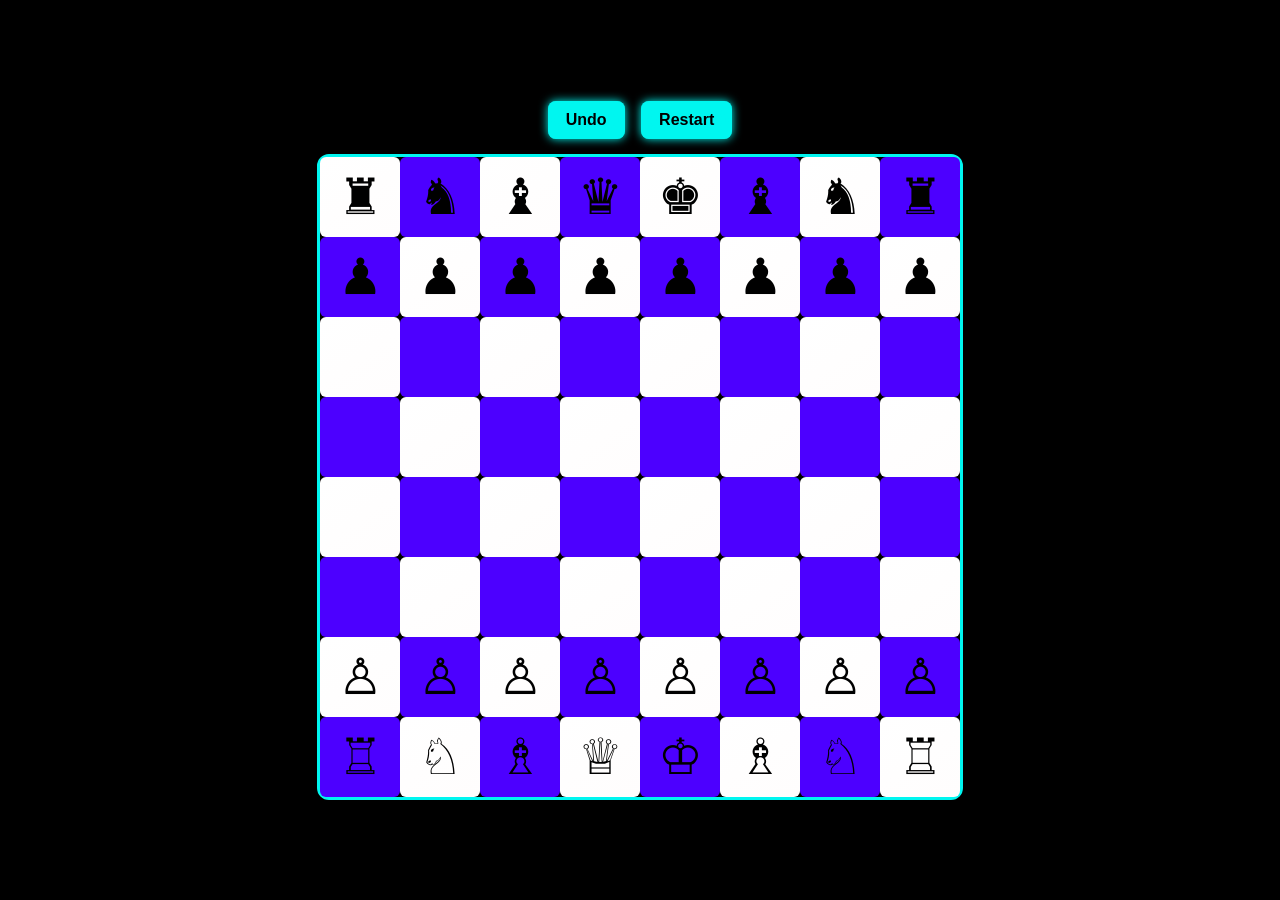
<file: op.html>
<!DOCTYPE html>
<html lang="en">
<head>
<meta charset="UTF-8">
<meta name="viewport" content="width=device-width, initial-scale=1.0">
<title>Chess Game</title>
<link rel="stylesheet" href="style.css">
</head>
<body>

<div id="gameContainer">
<div id="controls">
  <button onclick="undoMove()">Undo</button>
  <button onclick="restartGame()">Restart</button>
</div>
<div id="chessboard"></div>
</div>
<div id="gameOverOverlay"></div>

<script src="funtion.js"></script>

</body>
</html>
</file>
<file: style.css>
/* ==============================
   GLOBAL
============================== */
html, body {
  margin: 0;
  height: 100%;
  background: #000000;
  font-family: 'Segoe UI', Arial, sans-serif;
  overflow: hidden;
  display: flex;
  justify-content: center;
  align-items: center;
}

/* ==============================
   GAME CONTAINER
============================== */
#gameContainer {
  text-align: center;
  perspective: 1000px; /* subtle 3D hover */
}

/* ==============================
   CONTROL BAR
============================== */
#controls {
  margin-bottom: 15px;
}

button {
  padding: 10px 18px;
  margin: 0 6px;
  border: none;
  border-radius: 8px;
  background: #00f6f0;
  color: #000;
  font-weight: bold;
  font-size: 16px;
  cursor: pointer;
  transition: all 0.3s ease;
  box-shadow: 0 0 10px #00f6f0, 0 0 20px #00f6f0 inset;
}
button:hover {
  transform: scale(1.1);
  box-shadow: 0 0 20px #00f6f0, 0 0 40px #00f6f0 77 inset;
}

/* ==============================
   CHESS BOARD
============================== */
#chessboard {
  display: grid;
  grid-template-columns: repeat(8, 80px);
  grid-template-rows: repeat(8, 80px);
  border: 3px solid #00f6f0;
  box-shadow: 0 0 40px #00f6f0 77, 0 10px 30px rgba(0, 0, 0, 0.7);
  border-radius: 12px;
  transition: all 0.3s ease;
}

/* ==============================
   CELLS
============================== */
.cell {
  width: 80px;
  height: 80px;
  display: flex;
  justify-content: center;
  align-items: center;
  font-size: 50px;
  cursor: pointer;
  user-select: none;
  transition: all 0.3s ease;
  border-radius: 6px;
}

.white {
  background: linear-gradient(145deg, #ffffff, #fffdfd);
}
.black {
  background: linear-gradient(145deg, #4c00ff, #4c00ff);
}

/* ==============================
   PIECES COLOR
============================== */
.cell::before {
  content: attr(data-piece);
  transition: all 0.3s ease;
}

.cell[data-piece^="w"]::before {
  color: #00f6f0; /* neon cyan */
  text-shadow: 0 0 8px #00f6f0, 0 0 15px #00f6f0;
}

.cell[data-piece^="b"]::before {
  color: #ff00ff; /* neon magenta */
  text-shadow: 0 0 8px #ff00ff55, 0 0 15px #ff00ff77;
}

/* ==============================
   CELL EFFECTS
============================== */
.selected {
  outline: 3px solid #00f6f0;
  outline-offset: -4px;
  box-shadow: 0 0 15px #00f6f0, inset 0 0 10px #00f6f0;
}

.legal {
  box-shadow: inset 0 0 0 5px rgba(0, 246, 255, 0.5);
}

.hint {
  box-shadow: inset 0 0 10px 3px rgba(0, 246, 255, 0.7);
}

.check {
  background: #ff0044 !important;
  animation: pulseCheck 1s infinite alternate;
}

/* ==============================
   OVERLAY
============================== */
#gameOverOverlay {
  position: fixed;
  inset: 0;
  display: flex;
  justify-content: center;
  align-items: center;
  background: rgba(0, 0, 0, 0.85);
  color: #00f6f0;
  font-size: 60px;
  font-weight: bold;
  opacity: 0;
  pointer-events: none;
  text-shadow: 0 0 15px #00f6f0, 0 0 30px #00f6f0;
}

/* ==============================
   HOVER ANIMATION
============================== */
.cell:hover {
  transform: translateY(-5px) scale(1.05);
  box-shadow: 0 0 20px #00f6f0, inset 0 0 10px #00f6f0;
}

/* ==============================
   CHECK ANIMATION
============================== */
@keyframes pulseCheck {
  0% { box-shadow: 0 0 10px #ff0044, inset 0 0 15px #ff0044aa; }
  100% { box-shadow: 0 0 25px #ff0044, inset 0 0 25px #ff0044ff; }
}

/* ==============================
   RESPONSIVE
============================== */
@media(max-width:600px){
  #gameContainer {
    transform: scale(0.7);
  }
}
</file>
